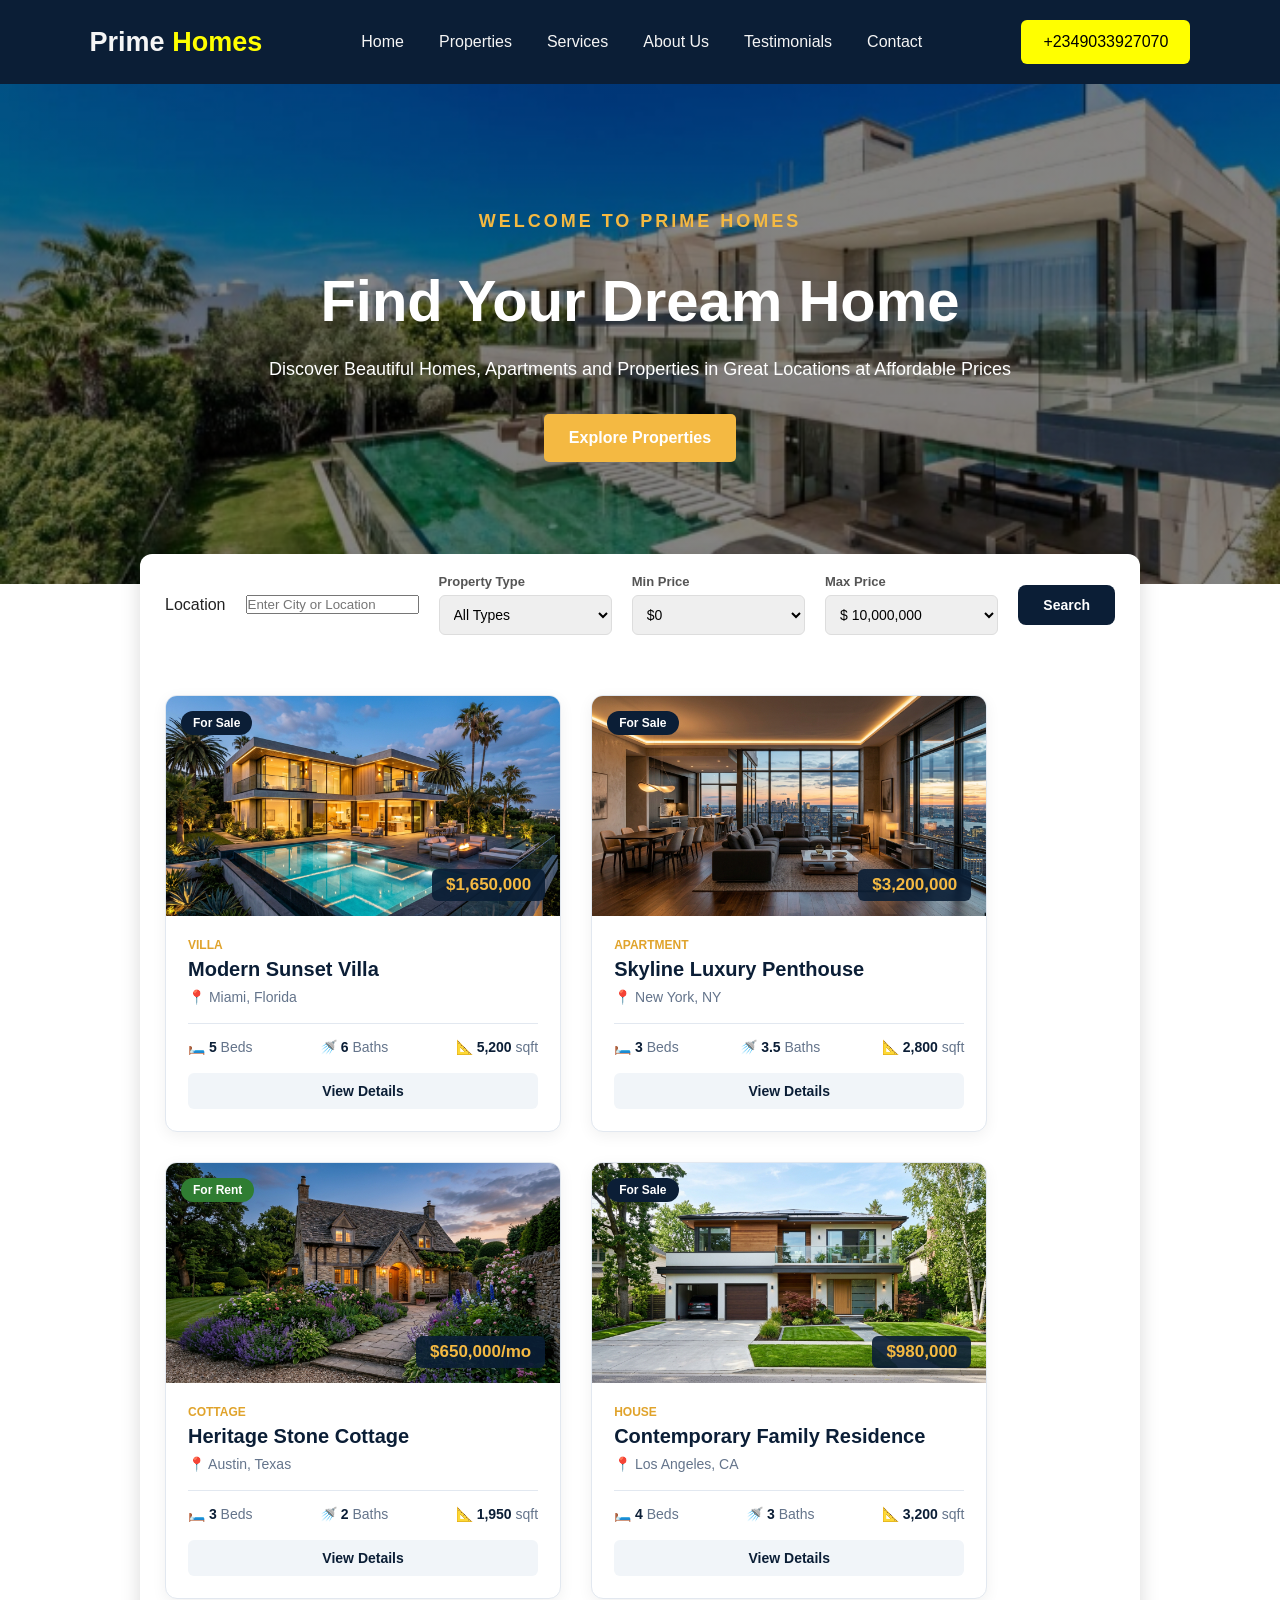
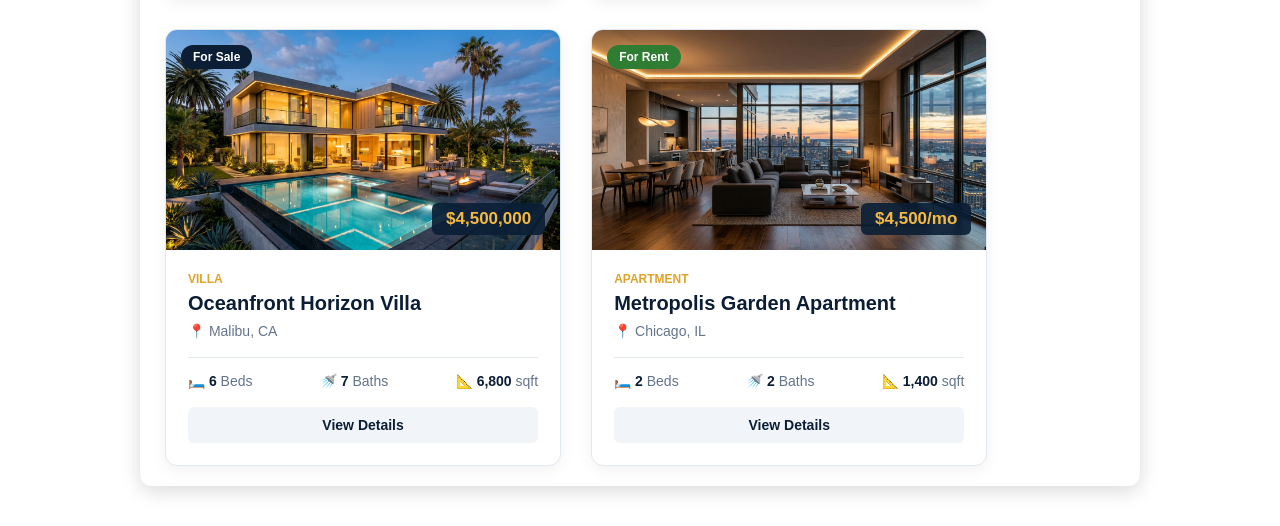
<file: index.html>
<!DOCTYPE html>
<html lang="en">
<head>
    <meta charset="UTF-8">
    <meta name="viewport" content="width=device-width, initial-scale=1.0">
    <title>PRIME HOME</title>
    <link rel="stylesheet" href="main.css">
</head>
<body>
   <header class="header">
    <nav class="navbar">
        <a href="index.html" class="logo">Prime <span>Homes</span></a>
        <ul class="nav-links" id="navlinks">
            <li><a href="index.html">Home</a></li>
            <li><a href="properties.html">Properties</a></li>
            <li><a href="services.html">Services</a></li>
            <li><a href="about.html">About Us</a></li>
            <li><a href="index.html#Testimonials">Testimonials</a></li>
            <li><a href="index.html#Contact">Contact</a></li>

        </ul>
        <a href="#Contact" class="nav-buttons">+2349033927070</a>
        <button class="menu-button" id="menubutton">==</button>

    </nav>

   </header> 
   <main>
    <section class="hero" id="home">
        <div class="hero-content">
            <p class="small-title">WELCOME TO PRIME HOMES</p>
            <h1>Find Your Dream Home</h1>
            <p>Discover Beautiful Homes, Apartments and Properties in Great Locations at 
                Affordable Prices
            </p>
            <a href="properties.html" class="hero-btn">Explore Properties</a>
            </div>
            

    </section>
    <div class="search-box">
        <label>Location</label>
        <input type="text" placeholder="Enter City or Location">

    <div class="search-item">
        <label>Property Type</label>
        <select id="typeinput">
            <option value="All">All Types</option>
            <option value="House">House</option>
            <option value="Apartment">Apartment</option>
            <option value="Villa">Villa</option>
            <option value="Cottage">Cottage</option>

        </select>

    </div>
    <div class="search-item">
        <label>Min Price</label>
        <select id="minPriceInput">
            <option value="0">$0</option>
            <option value="50000">$ 50,000</option>
            <option value="100000">$ 100,000</option>
            <option value="200000">$ 200,000</option>

        </select>

    </div>
    <div class="search-item">
        <label>Max Price</label>
        <select id="maxPriceInput">
            <option value="10000000">$ 10,000,000</option>
            <option value="5000000">$ 500,000</option>
            <option value="1000000">$ 1,000,000</option>
            <option value="2000000">$ 2,000,000</option>
        </select>

    </div>
    <button class="search-btn" onclick="filterproperties()">Search</button>
    <div class="properties-container" id="properties"></div>
    </div>

   </main>
   <script src="script.js"></script>
</body>
</html>
</file>
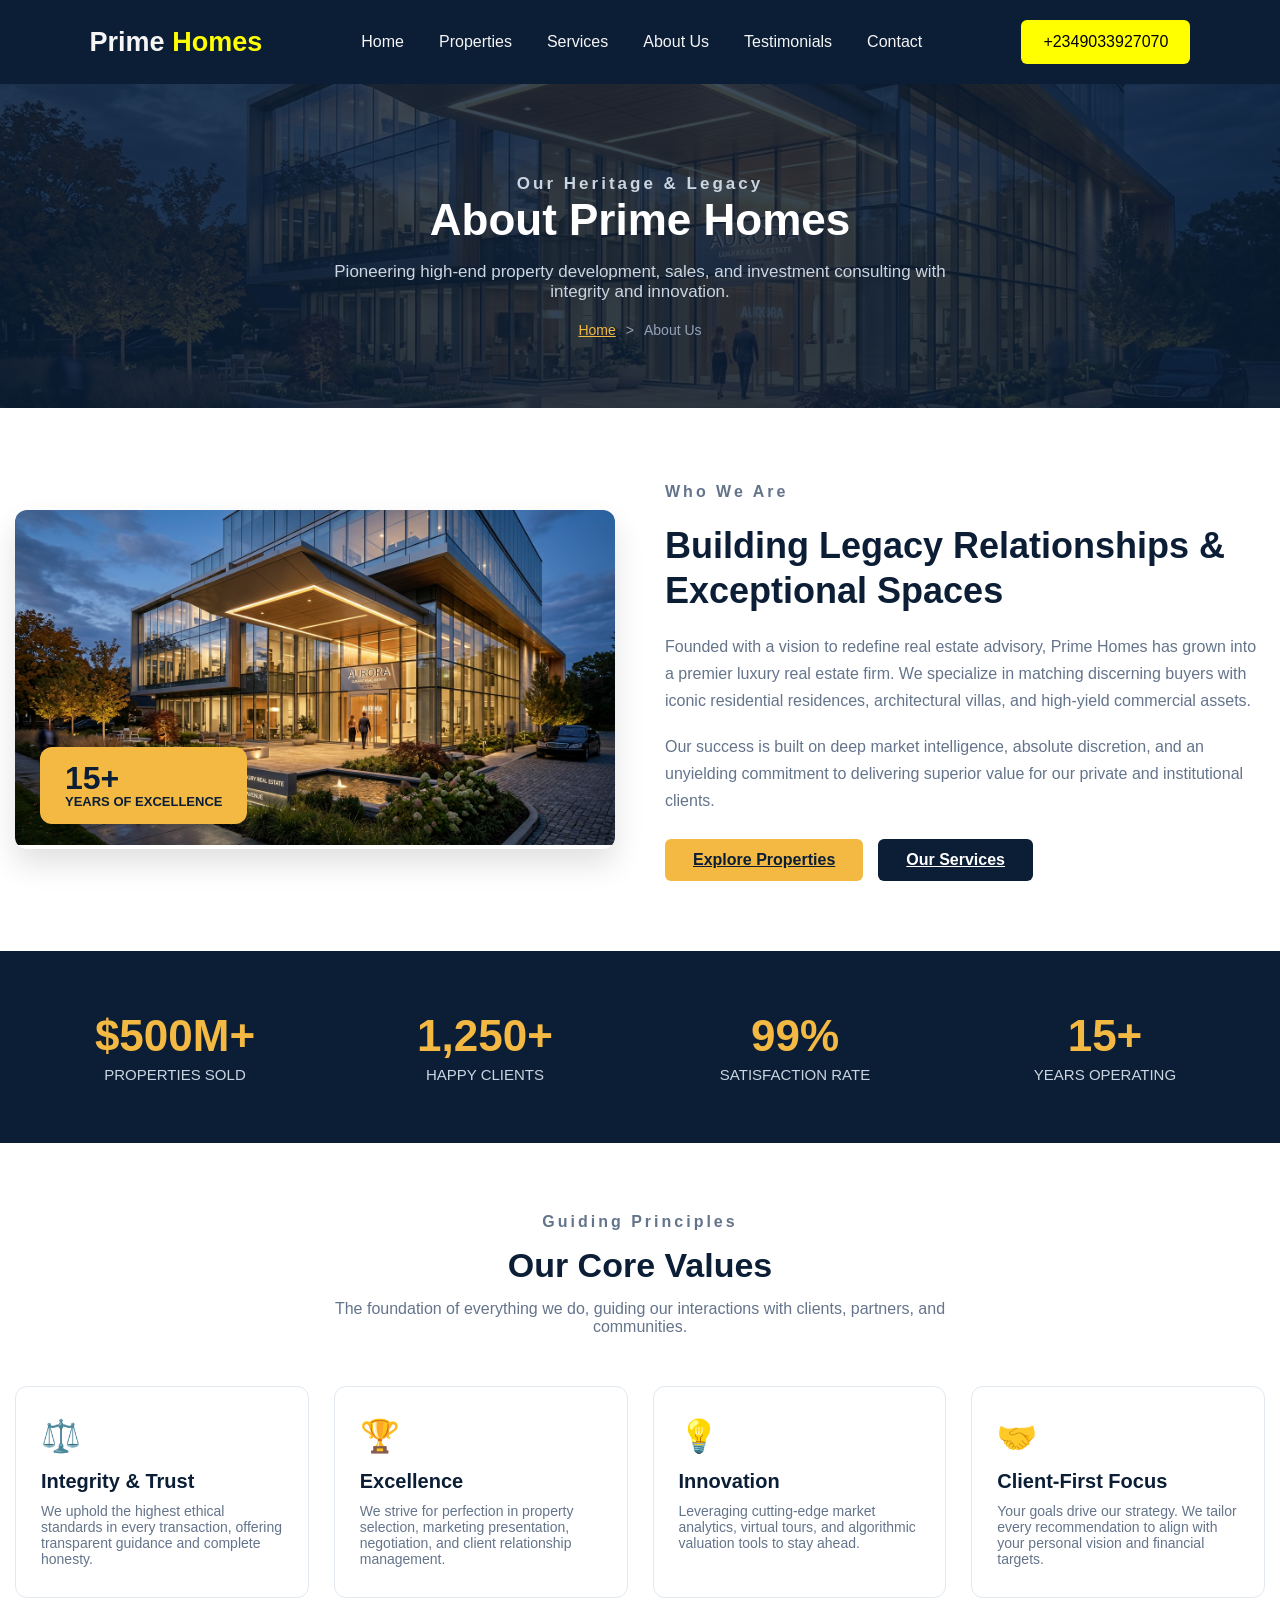
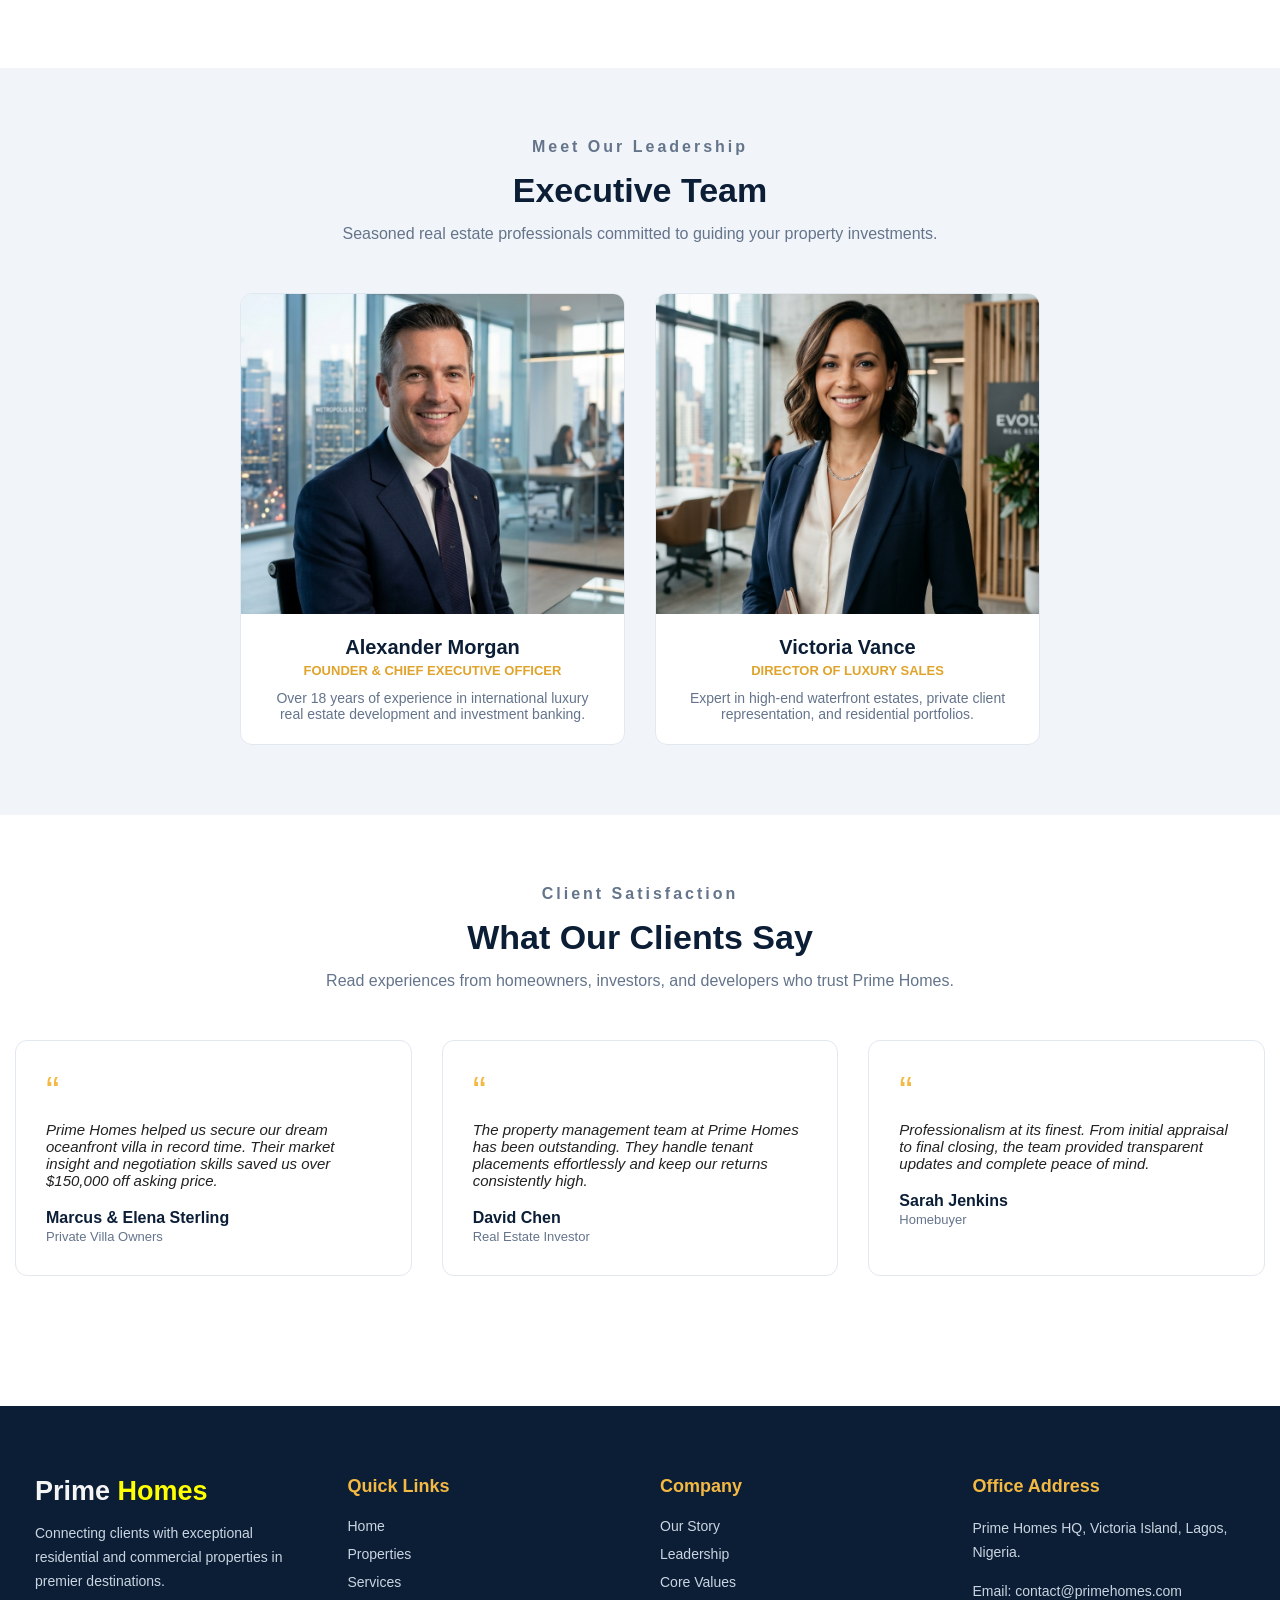
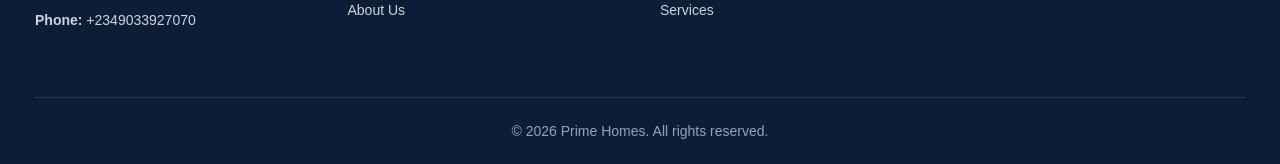
<file: about.html>
<!DOCTYPE html>
<html lang="en">
<head>
    <meta charset="UTF-8">
    <meta name="viewport" content="width=device-width, initial-scale=1.0">
    <title>About Us - Prime Homes</title>
    <meta name="description" content="Learn about Prime Homes, our legacy of excellence in luxury real estate, executive leadership, core values, and client achievements.">
    <link rel="stylesheet" href="main.css">
</head>
<body>

    <!-- Header Navigation -->
    <header class="header">
        <nav class="navbar">
            <a href="index.html" class="logo">Prime <span>Homes</span></a>
            <ul class="nav-links" id="navlinks">
                <li><a href="index.html">Home</a></li>
                <li><a href="properties.html">Properties</a></li>
                <li><a href="services.html">Services</a></li>
                <li><a href="about.html" class="active">About Us</a></li>
                <li><a href="index.html#Testimonials">Testimonials</a></li>
                <li><a href="index.html#Contact">Contact</a></li>
            </ul>
            <a href="tel:+2349033927070" class="nav-buttons">+2349033927070</a>
            <button class="menu-button" id="menubutton" aria-label="Toggle Navigation">==</button>
        </nav>
    </header>

    <!-- Page Hero -->
    <section class="page-hero">
        <div class="page-hero-content">
            <p class="small-title">Our Heritage & Legacy</p>
            <h1>About Prime Homes</h1>
            <p>Pioneering high-end property development, sales, and investment consulting with integrity and innovation.</p>
            <div class="breadcrumb">
                <a href="index.html">Home</a> &gt; <span>About Us</span>
            </div>
        </div>
    </section>

    <!-- Story & Vision Section -->
    <main class="container section">
        <div class="story-grid">
            <div class="story-img-container">
                <img src="images/about_hero.jpg" alt="Prime Homes Corporate Headquarters" loading="lazy">
                <div class="story-experience-badge">
                    <h3>15+</h3>
                    <p>Years of Excellence</p>
                </div>
            </div>

            <div class="story-content">
                <p class="small-title">Who We Are</p>
                <h2>Building Legacy Relationships & Exceptional Spaces</h2>
                <p>Founded with a vision to redefine real estate advisory, Prime Homes has grown into a premier luxury real estate firm. We specialize in matching discerning buyers with iconic residential residences, architectural villas, and high-yield commercial assets.</p>
                <p>Our success is built on deep market intelligence, absolute discretion, and an unyielding commitment to delivering superior value for our private and institutional clients.</p>
                <div style="display: flex; gap: 15px; margin-top: 25px;">
                    <a href="properties.html" class="btn-primary">Explore Properties</a>
                    <a href="services.html" class="btn-navy">Our Services</a>
                </div>
            </div>
        </div>
    </main>

    <!-- Stats Banner -->
    <section class="stats-banner">
        <div class="container">
            <div class="stats-grid">
                <div class="stat-item">
                    <h3>$500M+</h3>
                    <p>Properties Sold</p>
                </div>
                <div class="stat-item">
                    <h3>1,250+</h3>
                    <p>Happy Clients</p>
                </div>
                <div class="stat-item">
                    <h3>99%</h3>
                    <p>Satisfaction Rate</p>
                </div>
                <div class="stat-item">
                    <h3>15+</h3>
                    <p>Years Operating</p>
                </div>
            </div>
        </div>
    </section>

    <!-- Core Values Section -->
    <section class="container section">
        <div class="section-header">
            <p class="small-title">Guiding Principles</p>
            <h2>Our Core Values</h2>
            <p>The foundation of everything we do, guiding our interactions with clients, partners, and communities.</p>
        </div>

        <div class="values-grid">
            <div class="value-card">
                <div class="value-icon">⚖️</div>
                <h3>Integrity & Trust</h3>
                <p>We uphold the highest ethical standards in every transaction, offering transparent guidance and complete honesty.</p>
            </div>

            <div class="value-card">
                <div class="value-icon">🏆</div>
                <h3>Excellence</h3>
                <p>We strive for perfection in property selection, marketing presentation, negotiation, and client relationship management.</p>
            </div>

            <div class="value-card">
                <div class="value-icon">💡</div>
                <h3>Innovation</h3>
                <p>Leveraging cutting-edge market analytics, virtual tours, and algorithmic valuation tools to stay ahead.</p>
            </div>

            <div class="value-card">
                <div class="value-icon">🤝</div>
                <h3>Client-First Focus</h3>
                <p>Your goals drive our strategy. We tailor every recommendation to align with your personal vision and financial targets.</p>
            </div>
        </div>
    </section>

    <!-- Leadership Team Section -->
    <section class="section" style="background-color: #f1f5f9;">
        <div class="container">
            <div class="section-header">
                <p class="small-title">Meet Our Leadership</p>
                <h2>Executive Team</h2>
                <p>Seasoned real estate professionals committed to guiding your property investments.</p>
            </div>

            <div class="team-grid" style="max-width: 800px; margin: 0 auto;">
                <div class="team-card">
                    <div class="team-img">
                        <img src="images/team_ceo.jpg" alt="Alexander Morgan - Founder & CEO" loading="lazy">
                    </div>
                    <div class="team-info">
                        <h3>Alexander Morgan</h3>
                        <p class="role">Founder & Chief Executive Officer</p>
                        <p class="bio">Over 18 years of experience in international luxury real estate development and investment banking.</p>
                    </div>
                </div>

                <div class="team-card">
                    <div class="team-img">
                        <img src="images/team_director.jpg" alt="Victoria Vance - Director of Sales" loading="lazy">
                    </div>
                    <div class="team-info">
                        <h3>Victoria Vance</h3>
                        <p class="role">Director of Luxury Sales</p>
                        <p class="bio">Expert in high-end waterfront estates, private client representation, and residential portfolios.</p>
                    </div>
                </div>
            </div>
        </div>
    </section>

    <!-- Testimonials Section -->
    <section class="container section">
        <div class="section-header">
            <p class="small-title">Client Satisfaction</p>
            <h2>What Our Clients Say</h2>
            <p>Read experiences from homeowners, investors, and developers who trust Prime Homes.</p>
        </div>

        <div class="testimonial-grid">
            <div class="testimonial-card">
                <div class="quote-mark">“</div>
                <p>Prime Homes helped us secure our dream oceanfront villa in record time. Their market insight and negotiation skills saved us over $150,000 off asking price.</p>
                <div class="author-info">
                    <h4>Marcus & Elena Sterling</h4>
                    <span>Private Villa Owners</span>
                </div>
            </div>

            <div class="testimonial-card">
                <div class="quote-mark">“</div>
                <p>The property management team at Prime Homes has been outstanding. They handle tenant placements effortlessly and keep our returns consistently high.</p>
                <div class="author-info">
                    <h4>David Chen</h4>
                    <span>Real Estate Investor</span>
                </div>
            </div>

            <div class="testimonial-card">
                <div class="quote-mark">“</div>
                <p>Professionalism at its finest. From initial appraisal to final closing, the team provided transparent updates and complete peace of mind.</p>
                <div class="author-info">
                    <h4>Sarah Jenkins</h4>
                    <span>Homebuyer</span>
                </div>
            </div>
        </div>
    </section>

    <!-- Footer -->
    <footer class="footer">
        <div class="container">
            <div class="footer-grid">
                <div class="footer-col">
                    <a href="index.html" class="logo" style="display:inline-block; margin-bottom:15px;">Prime <span>Homes</span></a>
                    <p>Connecting clients with exceptional residential and commercial properties in premier destinations.</p>
                    <p><strong>Phone:</strong> +2349033927070</p>
                </div>
                <div class="footer-col">
                    <h4>Quick Links</h4>
                    <ul class="footer-links">
                        <li><a href="index.html">Home</a></li>
                        <li><a href="properties.html">Properties</a></li>
                        <li><a href="services.html">Services</a></li>
                        <li><a href="about.html">About Us</a></li>
                    </ul>
                </div>
                <div class="footer-col">
                    <h4>Company</h4>
                    <ul class="footer-links">
                        <li><a href="about.html">Our Story</a></li>
                        <li><a href="about.html">Leadership</a></li>
                        <li><a href="about.html">Core Values</a></li>
                        <li><a href="services.html">Services</a></li>
                    </ul>
                </div>
                <div class="footer-col">
                    <h4>Office Address</h4>
                    <p>Prime Homes HQ, Victoria Island, Lagos, Nigeria.</p>
                    <p>Email: contact@primehomes.com</p>
                </div>
            </div>
            <div class="footer-bottom">
                <p>&copy; 2026 Prime Homes. All rights reserved.</p>
            </div>
        </div>
    </footer>

    <script src="script.js"></script>
</body>
</html>
</file>
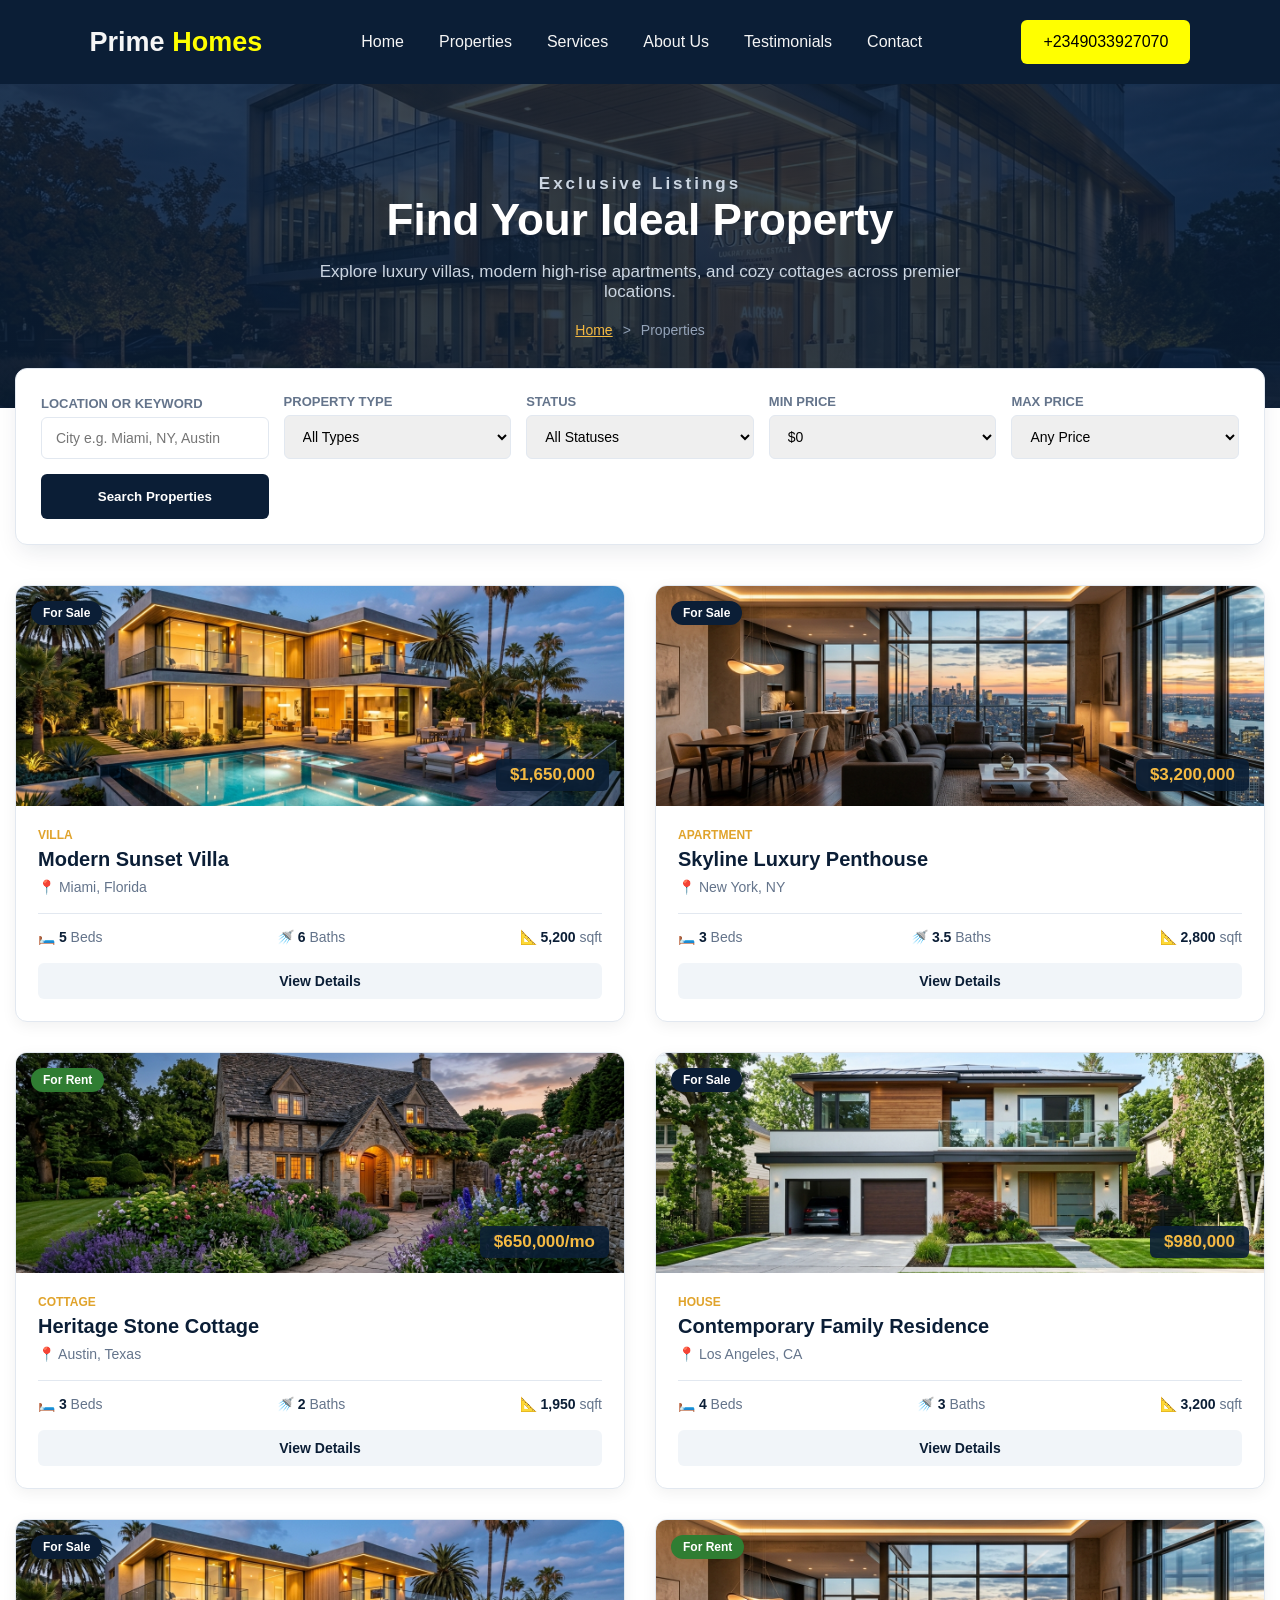
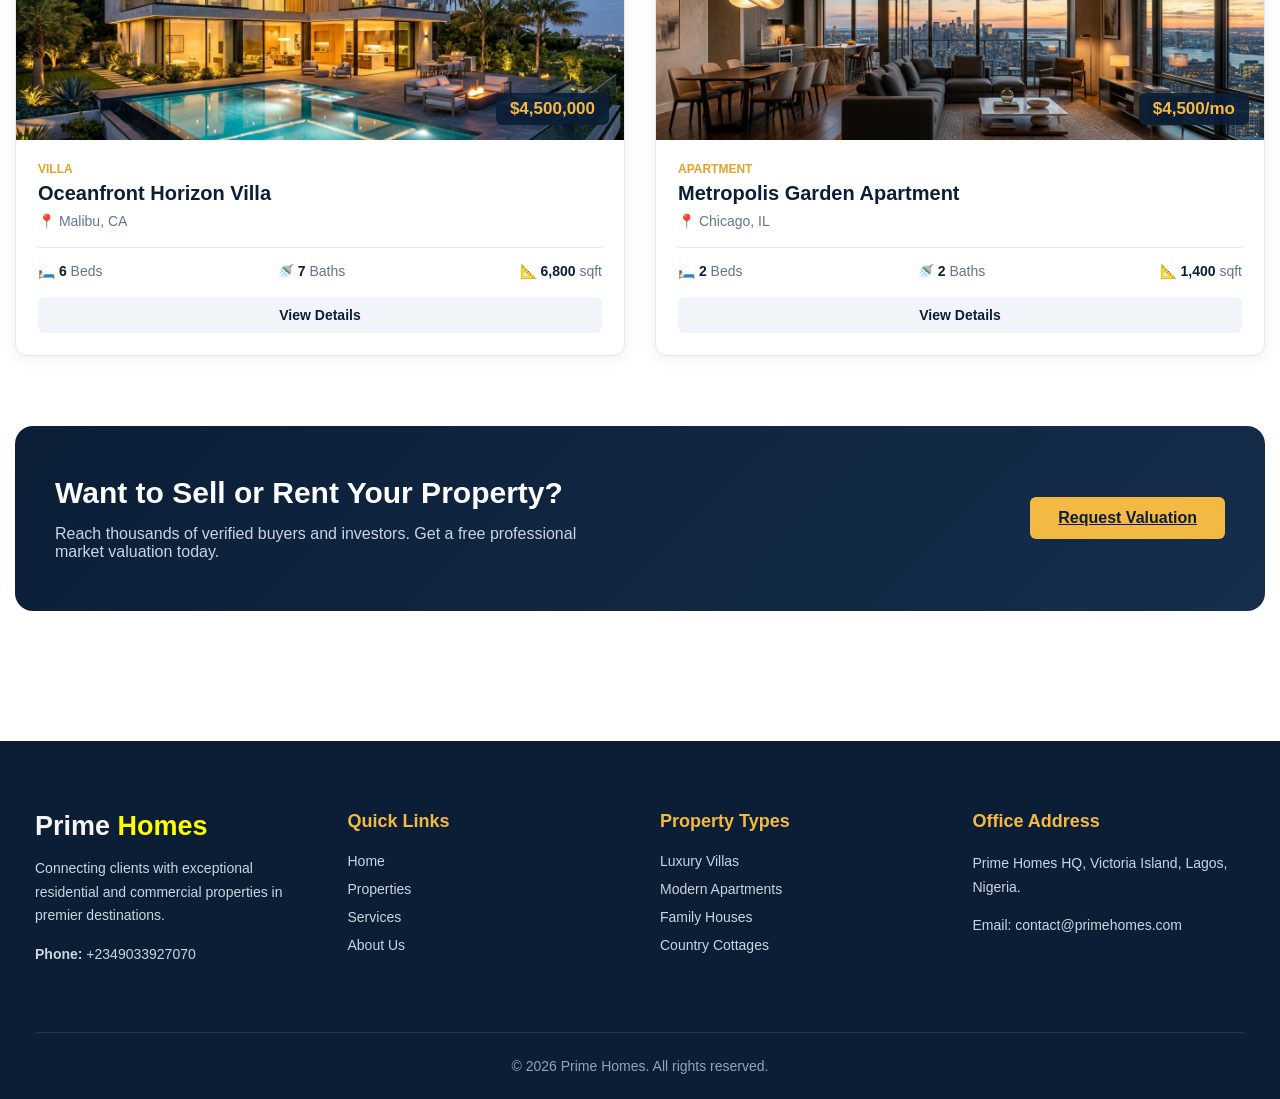
<file: properties.html>
<!DOCTYPE html>
<html lang="en">
<head>
    <meta charset="UTF-8">
    <meta name="viewport" content="width=device-width, initial-scale=1.0">
    <title>Properties - Prime Homes</title>
    <meta name="description" content="Explore luxury properties, modern apartments, villas, cottages and family homes available for sale and rent at Prime Homes.">
    <link rel="stylesheet" href="main.css">
</head>
<body>

    <!-- Header Navigation -->
    <header class="header">
        <nav class="navbar">
            <a href="index.html" class="logo">Prime <span>Homes</span></a>
            <ul class="nav-links" id="navlinks">
                <li><a href="index.html">Home</a></li>
                <li><a href="properties.html" class="active">Properties</a></li>
                <li><a href="services.html">Services</a></li>
                <li><a href="about.html">About Us</a></li>
                <li><a href="index.html#Testimonials">Testimonials</a></li>
                <li><a href="index.html#Contact">Contact</a></li>
            </ul>
            <a href="tel:+2349033927070" class="nav-buttons">+2349033927070</a>
            <button class="menu-button" id="menubutton" aria-label="Toggle Navigation">==</button>
        </nav>
    </header>

    <!-- Page Hero -->
    <section class="page-hero">
        <div class="page-hero-content">
            <p class="small-title">Exclusive Listings</p>
            <h1>Find Your Ideal Property</h1>
            <p>Explore luxury villas, modern high-rise apartments, and cozy cottages across premier locations.</p>
            <div class="breadcrumb">
                <a href="index.html">Home</a> &gt; <span>Properties</span>
            </div>
        </div>
    </section>

    <!-- Filter & Properties Section -->
    <main class="container section" style="padding-top: 0;">
        
        <!-- Filter Bar -->
        <div class="filter-wrapper">
            <div class="filter-grid">
                <div class="filter-item">
                    <label for="locationInput">Location or Keyword</label>
                    <input type="text" id="locationInput" placeholder="City e.g. Miami, NY, Austin" onkeyup="filterProperties()">
                </div>

                <div class="filter-item">
                    <label for="typeInput">Property Type</label>
                    <select id="typeInput" onchange="filterProperties()">
                        <option value="All">All Types</option>
                        <option value="House">House</option>
                        <option value="Apartment">Apartment</option>
                        <option value="Villa">Villa</option>
                        <option value="Cottage">Cottage</option>
                    </select>
                </div>

                <div class="filter-item">
                    <label for="statusInput">Status</label>
                    <select id="statusInput" onchange="filterProperties()">
                        <option value="All">All Statuses</option>
                        <option value="For Sale">For Sale</option>
                        <option value="For Rent">For Rent</option>
                    </select>
                </div>

                <div class="filter-item">
                    <label for="minPriceInput">Min Price</label>
                    <select id="minPriceInput" onchange="filterProperties()">
                        <option value="0">$0</option>
                        <option value="500000">$500,000</option>
                        <option value="1000000">$1,000,000</option>
                        <option value="2000000">$2,000,000</option>
                    </select>
                </div>

                <div class="filter-item">
                    <label for="maxPriceInput">Max Price</label>
                    <select id="maxPriceInput" onchange="filterProperties()">
                        <option value="100000000">Any Price</option>
                        <option value="1000000">$1,000,000</option>
                        <option value="3000000">$3,000,000</option>
                        <option value="5000000">$5,000,000</option>
                    </select>
                </div>

                <div class="filter-item">
                    <button class="filter-btn" onclick="filterProperties()">Search Properties</button>
                </div>
            </div>
        </div>

        <!-- Property Grid Container -->
        <div class="properties-container" id="properties">
            <!-- Rendered dynamically by script.js -->
        </div>

        <!-- Sell/Rent CTA Banner -->
        <div class="consultation-cta" style="margin-top: 70px;">
            <div class="cta-text">
                <h3>Want to Sell or Rent Your Property?</h3>
                <p>Reach thousands of verified buyers and investors. Get a free professional market valuation today.</p>
            </div>
            <div style="text-align: right;">
                <a href="services.html" class="btn-primary">Request Valuation</a>
            </div>
        </div>
    </main>

    <!-- Property Details Modal Overlay -->
    <div class="modal-overlay" id="propertyModal">
        <div class="modal-content">
            <button class="modal-close" onclick="closeModal('propertyModal')">&times;</button>
            <div id="modalBody"></div>
        </div>
    </div>

    <!-- Footer -->
    <footer class="footer">
        <div class="container">
            <div class="footer-grid">
                <div class="footer-col">
                    <a href="index.html" class="logo" style="display:inline-block; margin-bottom:15px;">Prime <span>Homes</span></a>
                    <p>Connecting clients with exceptional residential and commercial properties in premier destinations.</p>
                    <p><strong>Phone:</strong> +2349033927070</p>
                </div>
                <div class="footer-col">
                    <h4>Quick Links</h4>
                    <ul class="footer-links">
                        <li><a href="index.html">Home</a></li>
                        <li><a href="properties.html">Properties</a></li>
                        <li><a href="services.html">Services</a></li>
                        <li><a href="about.html">About Us</a></li>
                    </ul>
                </div>
                <div class="footer-col">
                    <h4>Property Types</h4>
                    <ul class="footer-links">
                        <li><a href="properties.html">Luxury Villas</a></li>
                        <li><a href="properties.html">Modern Apartments</a></li>
                        <li><a href="properties.html">Family Houses</a></li>
                        <li><a href="properties.html">Country Cottages</a></li>
                    </ul>
                </div>
                <div class="footer-col">
                    <h4>Office Address</h4>
                    <p>Prime Homes HQ, Victoria Island, Lagos, Nigeria.</p>
                    <p>Email: contact@primehomes.com</p>
                </div>
            </div>
            <div class="footer-bottom">
                <p>&copy; 2026 Prime Homes. All rights reserved.</p>
            </div>
        </div>
    </footer>

    <script src="script.js"></script>
</body>
</html>
</file>
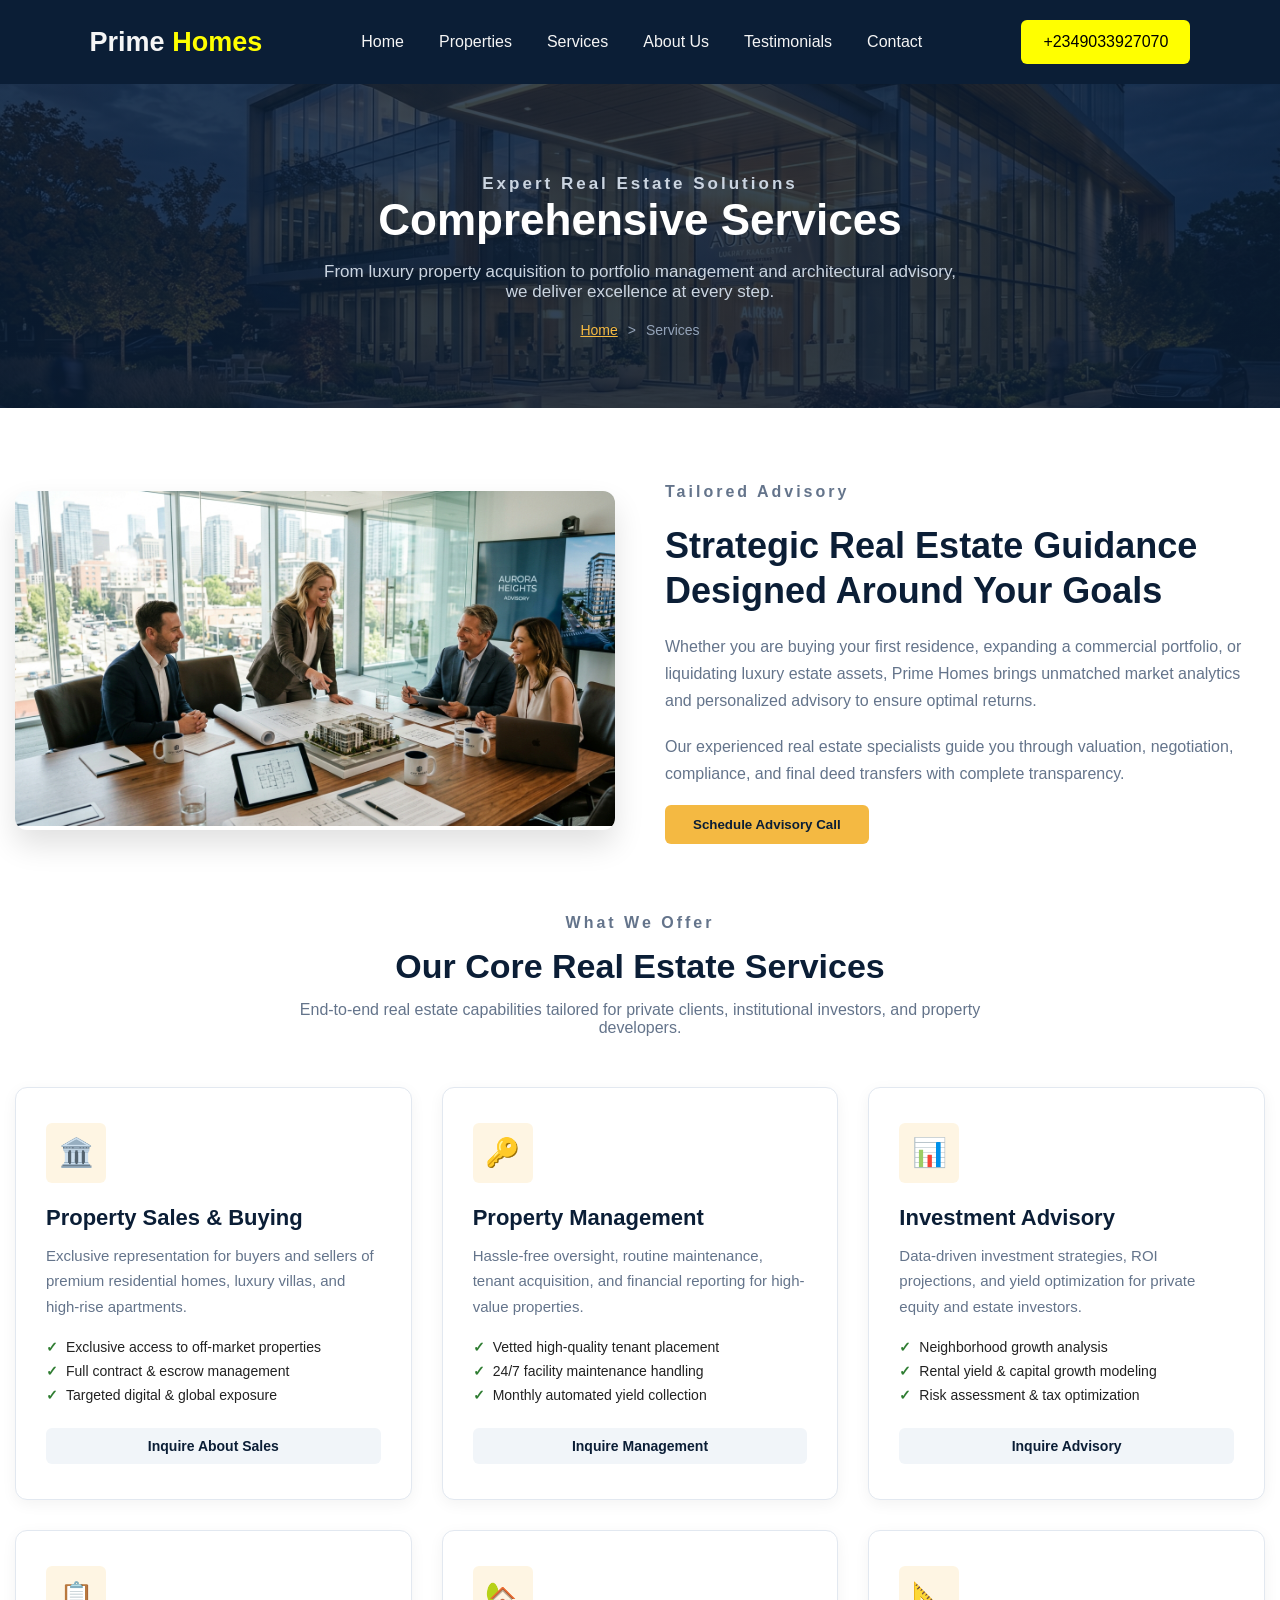
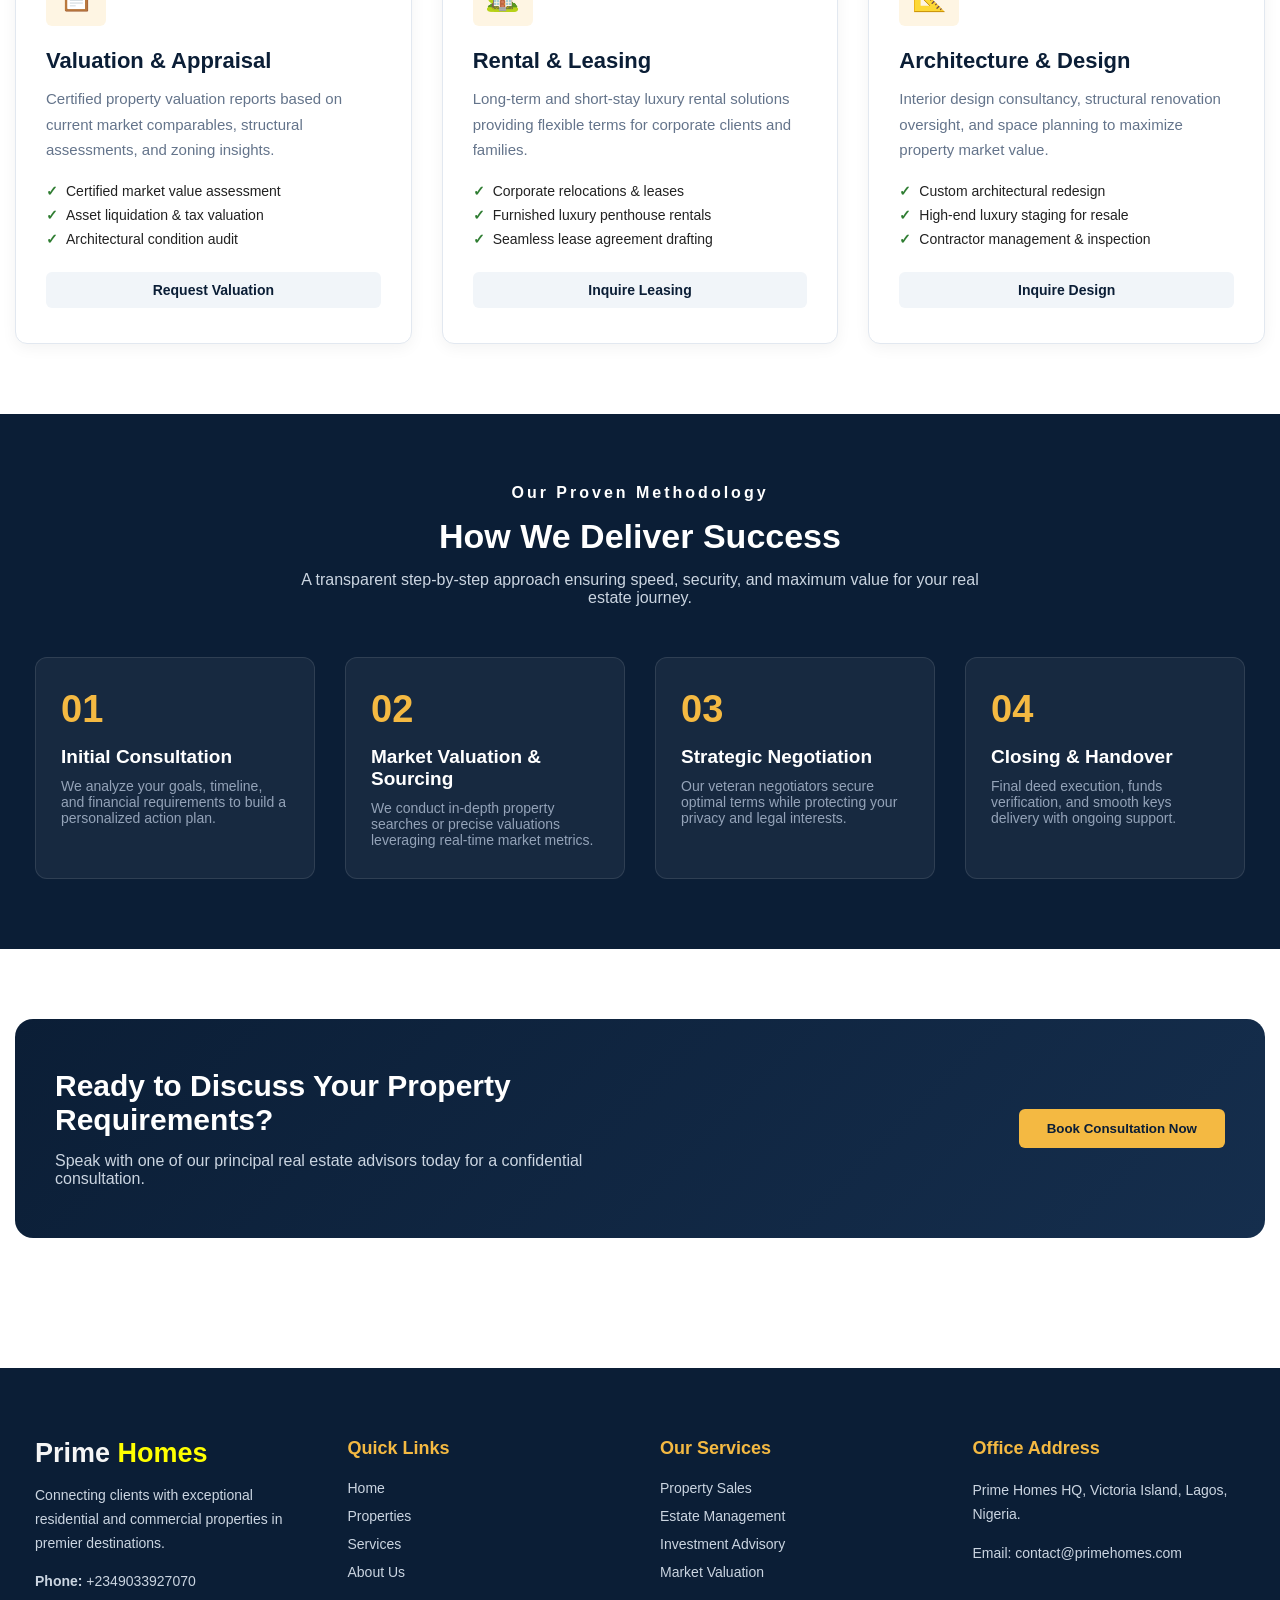
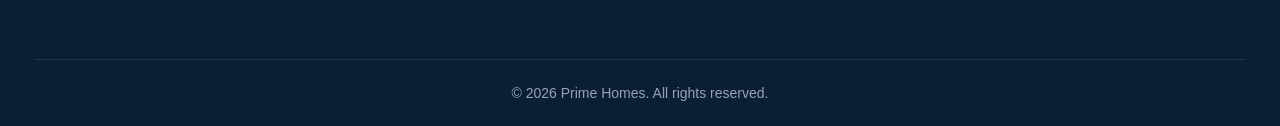
<file: services.html>
<!DOCTYPE html>
<html lang="en">
<head>
    <meta charset="UTF-8">
    <meta name="viewport" content="width=device-width, initial-scale=1.0">
    <title>Services - Prime Homes</title>
    <meta name="description" content="Explore Prime Homes real estate services including sales, property management, investment advisory, property valuation, and leasing.">
    <link rel="stylesheet" href="main.css">
</head>
<body>

    <!-- Header Navigation -->
    <header class="header">
        <nav class="navbar">
            <a href="index.html" class="logo">Prime <span>Homes</span></a>
            <ul class="nav-links" id="navlinks">
                <li><a href="index.html">Home</a></li>
                <li><a href="properties.html">Properties</a></li>
                <li><a href="services.html" class="active">Services</a></li>
                <li><a href="about.html">About Us</a></li>
                <li><a href="index.html#Testimonials">Testimonials</a></li>
                <li><a href="index.html#Contact">Contact</a></li>
            </ul>
            <a href="tel:+2349033927070" class="nav-buttons">+2349033927070</a>
            <button class="menu-button" id="menubutton" aria-label="Toggle Navigation">==</button>
        </nav>
    </header>

    <!-- Page Hero -->
    <section class="page-hero">
        <div class="page-hero-content">
            <p class="small-title">Expert Real Estate Solutions</p>
            <h1>Comprehensive Services</h1>
            <p>From luxury property acquisition to portfolio management and architectural advisory, we deliver excellence at every step.</p>
            <div class="breadcrumb">
                <a href="index.html">Home</a> &gt; <span>Services</span>
            </div>
        </div>
    </section>

    <!-- Main Content -->
    <main class="container section">

        <!-- Showcase Banner with Photorealistic Image -->
        <div class="story-grid" style="margin-bottom: 70px;">
            <div class="story-img-container">
                <img src="images/service_consult.jpg" alt="Prime Homes Advisory & Consultation Team" loading="lazy">
            </div>
            <div class="story-content">
                <p class="small-title">Tailored Advisory</p>
                <h2>Strategic Real Estate Guidance Designed Around Your Goals</h2>
                <p>Whether you are buying your first residence, expanding a commercial portfolio, or liquidating luxury estate assets, Prime Homes brings unmatched market analytics and personalized advisory to ensure optimal returns.</p>
                <p>Our experienced real estate specialists guide you through valuation, negotiation, compliance, and final deed transfers with complete transparency.</p>
                <button class="btn-primary" onclick="openModal('serviceModal')">Schedule Advisory Call</button>
            </div>
        </div>

        <!-- Section Header -->
        <div class="section-header">
            <p class="small-title">What We Offer</p>
            <h2>Our Core Real Estate Services</h2>
            <p>End-to-end real estate capabilities tailored for private clients, institutional investors, and property developers.</p>
        </div>

        <!-- Services Grid -->
        <div class="services-grid">

            <!-- Service 1 -->
            <div class="service-card">
                <div class="service-icon">🏛️</div>
                <h3>Property Sales & Buying</h3>
                <p>Exclusive representation for buyers and sellers of premium residential homes, luxury villas, and high-rise apartments.</p>
                <ul class="service-list">
                    <li>Exclusive access to off-market properties</li>
                    <li>Full contract & escrow management</li>
                    <li>Targeted digital & global exposure</li>
                </ul>
                <button class="btn-details" onclick="openModal('serviceModal')">Inquire About Sales</button>
            </div>

            <!-- Service 2 -->
            <div class="service-card">
                <div class="service-icon">🔑</div>
                <h3>Property Management</h3>
                <p>Hassle-free oversight, routine maintenance, tenant acquisition, and financial reporting for high-value properties.</p>
                <ul class="service-list">
                    <li>Vetted high-quality tenant placement</li>
                    <li>24/7 facility maintenance handling</li>
                    <li>Monthly automated yield collection</li>
                </ul>
                <button class="btn-details" onclick="openModal('serviceModal')">Inquire Management</button>
            </div>

            <!-- Service 3 -->
            <div class="service-card">
                <div class="service-icon">📊</div>
                <h3>Investment Advisory</h3>
                <p>Data-driven investment strategies, ROI projections, and yield optimization for private equity and estate investors.</p>
                <ul class="service-list">
                    <li>Neighborhood growth analysis</li>
                    <li>Rental yield & capital growth modeling</li>
                    <li>Risk assessment & tax optimization</li>
                </ul>
                <button class="btn-details" onclick="openModal('serviceModal')">Inquire Advisory</button>
            </div>

            <!-- Service 4 -->
            <div class="service-card">
                <div class="service-icon">📋</div>
                <h3>Valuation & Appraisal</h3>
                <p>Certified property valuation reports based on current market comparables, structural assessments, and zoning insights.</p>
                <ul class="service-list">
                    <li>Certified market value assessment</li>
                    <li>Asset liquidation & tax valuation</li>
                    <li>Architectural condition audit</li>
                </ul>
                <button class="btn-details" onclick="openModal('serviceModal')">Request Valuation</button>
            </div>

            <!-- Service 5 -->
            <div class="service-card">
                <div class="service-icon">🏡</div>
                <h3>Rental & Leasing</h3>
                <p>Long-term and short-stay luxury rental solutions providing flexible terms for corporate clients and families.</p>
                <ul class="service-list">
                    <li>Corporate relocations & leases</li>
                    <li>Furnished luxury penthouse rentals</li>
                    <li>Seamless lease agreement drafting</li>
                </ul>
                <button class="btn-details" onclick="openModal('serviceModal')">Inquire Leasing</button>
            </div>

            <!-- Service 6 -->
            <div class="service-card">
                <div class="service-icon">📐</div>
                <h3>Architecture & Design</h3>
                <p>Interior design consultancy, structural renovation oversight, and space planning to maximize property market value.</p>
                <ul class="service-list">
                    <li>Custom architectural redesign</li>
                    <li>High-end luxury staging for resale</li>
                    <li>Contractor management & inspection</li>
                </ul>
                <button class="btn-details" onclick="openModal('serviceModal')">Inquire Design</button>
            </div>

        </div>
    </main>

    <!-- How We Work Process Section -->
    <section class="section process-section">
        <div class="container">
            <div class="section-header">
                <p class="small-title" style="color: var(--accent-gold);">Our Proven Methodology</p>
                <h2>How We Deliver Success</h2>
                <p>A transparent step-by-step approach ensuring speed, security, and maximum value for your real estate journey.</p>
            </div>

            <div class="process-grid">
                <div class="process-step">
                    <div class="step-num">01</div>
                    <h4>Initial Consultation</h4>
                    <p>We analyze your goals, timeline, and financial requirements to build a personalized action plan.</p>
                </div>

                <div class="process-step">
                    <div class="step-num">02</div>
                    <h4>Market Valuation & Sourcing</h4>
                    <p>We conduct in-depth property searches or precise valuations leveraging real-time market metrics.</p>
                </div>

                <div class="process-step">
                    <div class="step-num">03</div>
                    <h4>Strategic Negotiation</h4>
                    <p>Our veteran negotiators secure optimal terms while protecting your privacy and legal interests.</p>
                </div>

                <div class="process-step">
                    <div class="step-num">04</div>
                    <h4>Closing & Handover</h4>
                    <p>Final deed execution, funds verification, and smooth keys delivery with ongoing support.</p>
                </div>
            </div>
        </div>
    </section>

    <!-- Consultation CTA -->
    <div class="container section">
        <div class="consultation-cta">
            <div class="cta-text">
                <h3>Ready to Discuss Your Property Requirements?</h3>
                <p>Speak with one of our principal real estate advisors today for a confidential consultation.</p>
            </div>
            <div style="text-align: right;">
                <button class="btn-primary" onclick="openModal('serviceModal')">Book Consultation Now</button>
            </div>
        </div>
    </div>

    <!-- Service Inquiry Modal Overlay -->
    <div class="modal-overlay" id="serviceModal">
        <div class="modal-content">
            <button class="modal-close" onclick="closeModal('serviceModal')">&times;</button>
            <h3 class="modal-title">Book a Service Consultation</h3>
            <p style="color: var(--text-muted); margin-bottom: 20px;">Fill out the form below and an advisor will contact you within 2 hours.</p>
            
            <form onsubmit="handleInquirySubmit(event)">
                <div class="form-group">
                    <label>Full Name</label>
                    <input type="text" placeholder="Enter your full name" required>
                </div>
                <div class="form-group">
                    <label>Email Address</label>
                    <input type="email" placeholder="name@example.com" required>
                </div>
                <div class="form-group">
                    <label>Phone Number</label>
                    <input type="tel" placeholder="+234..." required>
                </div>
                <div class="form-group">
                    <label>Service Needed</label>
                    <select required>
                        <option value="Sales">Property Sales & Buying</option>
                        <option value="Management">Property Management</option>
                        <option value="Advisory">Investment Advisory</option>
                        <option value="Valuation">Valuation & Appraisal</option>
                        <option value="Leasing">Rental & Leasing</option>
                        <option value="Design">Architecture & Design</option>
                    </select>
                </div>
                <div class="form-group">
                    <label>Brief Message / Property Details</label>
                    <textarea rows="4" placeholder="Tell us about your requirements..."></textarea>
                </div>
                <button type="submit" class="btn-navy" style="width: 100%;">Submit Consultation Request</button>
            </form>
        </div>
    </div>

    <!-- Footer -->
    <footer class="footer">
        <div class="container">
            <div class="footer-grid">
                <div class="footer-col">
                    <a href="index.html" class="logo" style="display:inline-block; margin-bottom:15px;">Prime <span>Homes</span></a>
                    <p>Connecting clients with exceptional residential and commercial properties in premier destinations.</p>
                    <p><strong>Phone:</strong> +2349033927070</p>
                </div>
                <div class="footer-col">
                    <h4>Quick Links</h4>
                    <ul class="footer-links">
                        <li><a href="index.html">Home</a></li>
                        <li><a href="properties.html">Properties</a></li>
                        <li><a href="services.html">Services</a></li>
                        <li><a href="about.html">About Us</a></li>
                    </ul>
                </div>
                <div class="footer-col">
                    <h4>Our Services</h4>
                    <ul class="footer-links">
                        <li><a href="services.html">Property Sales</a></li>
                        <li><a href="services.html">Estate Management</a></li>
                        <li><a href="services.html">Investment Advisory</a></li>
                        <li><a href="services.html">Market Valuation</a></li>
                    </ul>
                </div>
                <div class="footer-col">
                    <h4>Office Address</h4>
                    <p>Prime Homes HQ, Victoria Island, Lagos, Nigeria.</p>
                    <p>Email: contact@primehomes.com</p>
                </div>
            </div>
            <div class="footer-bottom">
                <p>&copy; 2026 Prime Homes. All rights reserved.</p>
            </div>
        </div>
    </footer>

    <script src="script.js"></script>
    <script>
        function openModal(id) {
            const modal = document.getElementById(id);
            if (modal) modal.classList.add('active');
        }
    </script>
</body>
</html>
</file>
<file: main.css>
/* Original Base & Home Page Styles */
*{
    margin: 0;
    padding: 0;
    box-sizing: border-box;
}
html{
    scroll-behavior: smooth;
}
body{
    font-family: Arial, sans-serif;
    color: #222;

}
.header{
    width: 100%;
    background-color: white;
    position: relative;
    z-index: 1000;
}
.navbar{
    width: 100%;
    max-width: 1400px;
    margin: auto;
    display: flex;
    align-items: center;
    justify-content: space-between;
    padding: 20px 7%;
    background-color: #0b1e36;
}
.logo{
    text-decoration: none;
    color: #f5f5f5;
    font-size: 27px;
    font-weight: bold;

}
.logo span{
    color: yellow;
}
.nav-links{
    display: flex;
    align-items: center;
    gap: 35px;
    list-style-type: none;
}
.nav-links a{
    text-decoration: none;
    color: #f5f5f5;
    font-size: 16px;
    transition: 0.3s;
}
.nav-links a:hover{
    color: #2f7d32;
}
.nav-buttons{
    text-decoration: none;
    color: black;
    background-color: yellow;
    padding: 13px 22px;
    border-radius: 6px;
    transition: 0.3s;
}
.nav-buttons:hover{
    background-color: #245f27;
    color: white;
}
.menu-button{
    display: none;
    border: none;
    background-color: transparent;
    color: white;
    font-size: 25px;
    cursor: pointer;
}
.hero{
    min-height: 500px;
    background-image: linear-gradient(rgba(0,0,0,0.48), rgba(0,0,0,0.48)),
    url('IMG_20260905_123316.jpg');
    background-size: cover;
    background-position: center;
    background-repeat: no-repeat;
    display: flex;
    align-items: center;
    justify-content: center;
    color: white;
    padding: 60px 30px;
    text-align: center;
}
.hero-content{
    max-width: 750px;
}
.small-title{
    color: #f4b942;
    font-weight: bold;
    letter-spacing: 3px;
    margin-bottom: 15px;
}
.hero h1{
    font-size: 58px;
    margin-bottom: 20px;
}
.hero p{
    font-size: 18px;
    line-height: 1.7;
    margin-bottom: 30px;
}
.hero-btn{
    display: inline-block;
    background-color: #f4b942;
    color: white;
    text-decoration: none;
    padding: 15px 25px;
    border-radius: 5px;
    font-weight: bold;
}
.search-box{
    background: white;
    display: flex;
    align-items: center;
    gap: 20px;
    padding: 20px 25px;
    border-radius: 12px;
    box-shadow: 0 5px 20px rgba(0,0,0,0.15);
    max-width: 1000px;
    margin: -30px auto 40px;
    position: relative;
    z-index: 10;
    flex-wrap: wrap;
}
.search-item{
    display: flex;
    flex-direction: column;
    flex: 1;
    min-width: 160px;
}
.search-item label{
    font-size: 13px;
    color: #555;
    margin-bottom: 6px;
    font-weight: 600;
}
.search-item input, .search-item select{
    border: 1px solid #ddd;
    border-radius: 6px;
    padding: 10px;
    font-size: 14px;
    outline: none;
}
.search-item input:focus, .search-item select:focus{
    border-color: #fdb913;
}
.search-btn{
    background: #0b1e36;
    color: white;
    border: none;
    padding: 12px 25px;
    border-radius: 8px;
    cursor: pointer;
    font-weight: bold;
    font-size: 14px;
    display: flex;
    align-items: center;
    gap: 6px;
}
.search-btn:hover{
    background: #1a365d;
}

/* Page Hero Banner for Subpages */
.page-hero {
    position: relative;
    background: linear-gradient(rgba(11, 30, 54, 0.8), rgba(11, 30, 54, 0.85)),
                url('images/about_hero.jpg') center/cover no-repeat;
    color: white;
    padding: 90px 20px 70px;
    text-align: center;
}

.page-hero-content {
    max-width: 800px;
    margin: 0 auto;
}

.page-hero h1 {
    font-size: 44px;
    font-weight: 800;
    margin-bottom: 15px;
    line-height: 1.2;
}

.page-hero p {
    font-size: 17px;
    color: #cbd5e1;
    max-width: 650px;
    margin: 0 auto;
}

.breadcrumb {
    display: flex;
    justify-content: center;
    gap: 10px;
    font-size: 14px;
    margin-top: 20px;
    color: #94a3b8;
}

.breadcrumb a {
    color: #f4b942;
}

/* Layout Container & Utility */
.container {
    max-width: 1250px;
    margin: 0 auto;
    padding: 0 20px;
}

.section {
    padding: 70px 0;
}

.section-header {
    text-align: center;
    max-width: 700px;
    margin: 0 auto 50px;
}

.section-header h2 {
    font-size: 34px;
    color: #0b1e36;
    font-weight: 700;
    margin-bottom: 15px;
}

.section-header p {
    color: #64748b;
    font-size: 16px;
}

.btn-primary {
    background-color: #f4b942;
    color: #0b1e36;
    padding: 12px 28px;
    border-radius: 6px;
    font-weight: 700;
    border: none;
    cursor: pointer;
    transition: 0.3s;
    display: inline-block;
}

.btn-primary:hover {
    background-color: #e0a32b;
    transform: translateY(-2px);
}

.btn-navy {
    background-color: #0b1e36;
    color: white;
    padding: 12px 28px;
    border-radius: 6px;
    font-weight: 700;
    border: none;
    cursor: pointer;
    transition: 0.3s;
    display: inline-block;
}

.btn-navy:hover {
    background-color: #152e4d;
    transform: translateY(-2px);
}

/* Properties Grid & Subpage Filter Bar */
.filter-wrapper {
    background: #ffffff;
    border-radius: 12px;
    padding: 25px;
    box-shadow: 0 10px 25px -5px rgba(11, 30, 54, 0.1);
    margin-top: -40px;
    position: relative;
    z-index: 10;
    border: 1px solid #e2e8f0;
}

.filter-grid {
    display: grid;
    grid-template-columns: repeat(auto-fit, minmax(200px, 1fr));
    gap: 15px;
    align-items: end;
}

.filter-item {
    display: flex;
    flex-direction: column;
    gap: 6px;
}

.filter-item label {
    font-size: 13px;
    font-weight: 600;
    color: #64748b;
    text-transform: uppercase;
}

.filter-item input,
.filter-item select {
    width: 100%;
    padding: 12px 14px;
    border: 1px solid #e2e8f0;
    border-radius: 6px;
    font-size: 14px;
    outline: none;
}

.filter-btn {
    background-color: #0b1e36;
    color: white;
    padding: 12px 24px;
    border: none;
    border-radius: 6px;
    font-weight: 700;
    cursor: pointer;
    height: 45px;
}

.properties-container {
    display: grid;
    grid-template-columns: 1fr;
    gap: 30px;
    margin-top: 40px;
}

@media (min-width: 768px) {
    .properties-container {
        grid-template-columns: repeat(2, 1fr);
    }
}

.property-card {
    background: #ffffff;
    border-radius: 12px;
    overflow: hidden;
    box-shadow: 0 4px 15px rgba(0,0,0,0.06);
    transition: 0.3s;
    border: 1px solid #e2e8f0;
    display: flex;
    flex-direction: column;
}

.property-card:hover {
    transform: translateY(-6px);
    box-shadow: 0 15px 30px rgba(0,0,0,0.12);
}

.property-img-wrapper {
    position: relative;
    height: 220px;
    overflow: hidden;
}

.property-img-wrapper img {
    width: 100%;
    height: 100%;
    object-fit: cover;
    transition: transform 0.5s ease;
}

.property-card:hover .property-img-wrapper img {
    transform: scale(1.05);
}

.property-badge {
    position: absolute;
    top: 15px;
    left: 15px;
    background-color: #0b1e36;
    color: white;
    padding: 5px 12px;
    border-radius: 20px;
    font-size: 12px;
    font-weight: 600;
}

.property-badge.for-rent {
    background-color: #2f7d32;
}

.property-price-tag {
    position: absolute;
    bottom: 15px;
    right: 15px;
    background-color: rgba(11, 30, 54, 0.9);
    color: #f4b942;
    padding: 6px 14px;
    border-radius: 6px;
    font-weight: 800;
    font-size: 17px;
}

.property-body {
    padding: 22px;
    display: flex;
    flex-direction: column;
    flex: 1;
}

.property-type {
    font-size: 12px;
    font-weight: 700;
    color: #e0a32b;
    text-transform: uppercase;
    margin-bottom: 6px;
}

.property-title {
    font-size: 20px;
    font-weight: 700;
    color: #0b1e36;
    margin-bottom: 8px;
}

.property-location {
    font-size: 14px;
    color: #64748b;
    margin-bottom: 18px;
}

.property-features {
    display: flex;
    justify-content: space-between;
    padding-top: 15px;
    border-top: 1px solid #e2e8f0;
    margin-top: auto;
    font-size: 14px;
    color: #64748b;
}

.feature-item span {
    font-weight: 700;
    color: #0b1e36;
}

.property-footer {
    margin-top: 18px;
}

.btn-details {
    width: 100%;
    padding: 10px;
    text-align: center;
    background-color: #f1f5f9;
    color: #0b1e36;
    border: none;
    border-radius: 6px;
    font-weight: 700;
    font-size: 14px;
    cursor: pointer;
    transition: 0.3s;
}

.btn-details:hover {
    background-color: #0b1e36;
    color: white;
}

/* Services Grid & Cards */
.services-grid {
    display: grid;
    grid-template-columns: repeat(auto-fit, minmax(320px, 1fr));
    gap: 30px;
}

.service-card {
    background: #ffffff;
    border-radius: 12px;
    padding: 35px 30px;
    box-shadow: 0 4px 15px rgba(0,0,0,0.05);
    border: 1px solid #e2e8f0;
    transition: 0.3s;
    position: relative;
}

.service-card:hover {
    transform: translateY(-6px);
    box-shadow: 0 15px 30px rgba(0,0,0,0.1);
}

.service-icon {
    width: 60px;
    height: 60px;
    background-color: rgba(244, 185, 66, 0.15);
    color: #0b1e36;
    border-radius: 6px;
    display: flex;
    align-items: center;
    justify-content: center;
    font-size: 28px;
    margin-bottom: 22px;
}

.service-card h3 {
    font-size: 22px;
    color: #0b1e36;
    margin-bottom: 12px;
}

.service-card p {
    color: #64748b;
    font-size: 15px;
    line-height: 1.7;
    margin-bottom: 20px;
}

.service-list {
    list-style: none;
    margin-bottom: 25px;
}

.service-list li {
    font-size: 14px;
    color: #222;
    margin-bottom: 8px;
    display: flex;
    align-items: center;
    gap: 8px;
}

.service-list li::before {
    content: "✓";
    color: #2f7d32;
    font-weight: bold;
}

/* Process Section */
.process-section {
    background-color: #0b1e36;
    color: white;
}

.process-section .section-header h2 {
    color: white;
}

.process-section .section-header p {
    color: #cbd5e1;
}

.process-grid {
    display: grid;
    grid-template-columns: repeat(auto-fit, minmax(240px, 1fr));
    gap: 30px;
    margin-top: 40px;
}

.process-step {
    background: rgba(255, 255, 255, 0.05);
    border-radius: 12px;
    padding: 30px 25px;
    border: 1px solid rgba(255, 255, 255, 0.1);
}

.step-num {
    font-size: 38px;
    font-weight: 900;
    color: #f4b942;
    margin-bottom: 15px;
}

.process-step h4 {
    font-size: 19px;
    margin-bottom: 10px;
    color: white;
}

.process-step p {
    color: #94a3b8;
    font-size: 14px;
}

/* Consultation CTA */
.consultation-cta {
    background: linear-gradient(135deg, #0b1e36, #152e4d);
    border-radius: 18px;
    padding: 50px 40px;
    color: white;
    display: grid;
    grid-template-columns: 1fr 1fr;
    gap: 40px;
    align-items: center;
}

.cta-text h3 {
    font-size: 30px;
    margin-bottom: 15px;
}

.cta-text p {
    color: #cbd5e1;
    font-size: 16px;
}

/* About Us Story Grid */
.story-grid {
    display: grid;
    grid-template-columns: 1fr 1fr;
    gap: 50px;
    align-items: center;
}

.story-img-container {
    position: relative;
    border-radius: 12px;
    overflow: hidden;
    box-shadow: 0 15px 30px rgba(0,0,0,0.12);
}

.story-img-container img {
    width: 100%;
    height: 100%;
    object-fit: cover;
}

.story-experience-badge {
    position: absolute;
    bottom: 25px;
    left: 25px;
    background: #f4b942;
    color: #0b1e36;
    padding: 15px 25px;
    border-radius: 12px;
}

.story-experience-badge h3 {
    font-size: 32px;
    font-weight: 900;
    line-height: 1;
}

.story-experience-badge p {
    font-size: 13px;
    font-weight: 700;
    text-transform: uppercase;
}

.story-content h2 {
    font-size: 36px;
    color: #0b1e36;
    margin-bottom: 20px;
    line-height: 1.25;
}

.story-content p {
    color: #64748b;
    font-size: 16px;
    margin-bottom: 18px;
    line-height: 1.7;
}

.values-grid {
    display: grid;
    grid-template-columns: repeat(auto-fit, minmax(240px, 1fr));
    gap: 25px;
}

.value-card {
    background: #ffffff;
    padding: 30px 25px;
    border-radius: 12px;
    border: 1px solid #e2e8f0;
}

.value-icon {
    font-size: 32px;
    color: #f4b942;
    margin-bottom: 15px;
}

.value-card h3 {
    font-size: 20px;
    color: #0b1e36;
    margin-bottom: 10px;
}

.value-card p {
    color: #64748b;
    font-size: 14px;
}

.stats-banner {
    background-color: #0b1e36;
    padding: 60px 0;
    color: white;
}

.stats-grid {
    display: grid;
    grid-template-columns: repeat(auto-fit, minmax(200px, 1fr));
    gap: 30px;
    text-align: center;
}

.stat-item h3 {
    font-size: 44px;
    font-weight: 900;
    color: #f4b942;
    margin-bottom: 5px;
}

.stat-item p {
    color: #cbd5e1;
    font-size: 15px;
    text-transform: uppercase;
}

.team-grid {
    display: grid;
    grid-template-columns: repeat(auto-fit, minmax(280px, 1fr));
    gap: 30px;
}

.team-card {
    background: #ffffff;
    border-radius: 12px;
    overflow: hidden;
    border: 1px solid #e2e8f0;
}

.team-img {
    height: 320px;
    width: 100%;
}

.team-img img {
    width: 100%;
    height: 100%;
    object-fit: cover;
}

.team-info {
    padding: 22px;
    text-align: center;
}

.team-info h3 {
    font-size: 20px;
    color: #0b1e36;
    margin-bottom: 4px;
}

.team-info p.role {
    color: #e0a32b;
    font-size: 13px;
    font-weight: 700;
    text-transform: uppercase;
    margin-bottom: 12px;
}

.team-info p.bio {
    font-size: 14px;
    color: #64748b;
}

.testimonial-grid {
    display: grid;
    grid-template-columns: repeat(auto-fit, minmax(300px, 1fr));
    gap: 30px;
}

.testimonial-card {
    background: white;
    padding: 30px;
    border-radius: 12px;
    border: 1px solid #e2e8f0;
}

.quote-mark {
    font-size: 40px;
    color: #f4b942;
    line-height: 1;
    margin-bottom: 10px;
}

.testimonial-card p {
    font-style: italic;
    color: #222;
    margin-bottom: 20px;
    font-size: 15px;
}

.author-info h4 {
    color: #0b1e36;
    font-size: 16px;
}

.author-info span {
    color: #64748b;
    font-size: 13px;
}

/* Modals */
.modal-overlay {
    position: fixed;
    top: 0;
    left: 0;
    width: 100%;
    height: 100%;
    background: rgba(11, 30, 54, 0.7);
    backdrop-filter: blur(4px);
    z-index: 2000;
    display: flex;
    align-items: center;
    justify-content: center;
    opacity: 0;
    visibility: hidden;
    transition: 0.3s;
    padding: 20px;
}

.modal-overlay.active {
    opacity: 1;
    visibility: visible;
}

.modal-content {
    background: white;
    border-radius: 12px;
    max-width: 600px;
    width: 100%;
    padding: 30px;
    position: relative;
    box-shadow: 0 20px 35px -10px rgba(11, 30, 54, 0.15);
    max-height: 90vh;
    overflow-y: auto;
}

.modal-close {
    position: absolute;
    top: 18px;
    right: 20px;
    font-size: 24px;
    background: none;
    border: none;
    cursor: pointer;
    color: #64748b;
}

.modal-title {
    font-size: 24px;
    color: #0b1e36;
    margin-bottom: 15px;
}

.form-group {
    margin-bottom: 18px;
}

.form-group label {
    display: block;
    font-size: 13px;
    font-weight: 600;
    margin-bottom: 6px;
    color: #222;
}

.form-group input,
.form-group select,
.form-group textarea {
    width: 100%;
    padding: 12px;
    border: 1px solid #e2e8f0;
    border-radius: 6px;
    font-size: 14px;
    outline: none;
}

/* Footer */
.footer {
    background-color: #0b1e36;
    color: white;
    padding-top: 70px;
    margin-top: 60px;
}

.footer-grid {
    display: grid;
    grid-template-columns: repeat(auto-fit, minmax(220px, 1fr));
    gap: 40px;
    margin-bottom: 50px;
}

.footer-col h4 {
    color: #f4b942;
    font-size: 18px;
    margin-bottom: 20px;
}

.footer-col p {
    color: #cbd5e1;
    font-size: 14px;
    line-height: 1.7;
    margin-bottom: 15px;
}

.footer-links {
    list-style: none;
}

.footer-links li {
    margin-bottom: 10px;
}

.footer-links a {
    color: #cbd5e1;
    font-size: 14px;
    text-decoration: none;
}

.footer-links a:hover {
    color: #f4b942;
}

.footer-bottom {
    border-top: 1px solid rgba(255, 255, 255, 0.1);
    padding: 25px 0;
    text-align: center;
    color: #94a3b8;
    font-size: 14px;
}

/* Responsive Drawer */
@media (max-width: 992px) {
    .story-grid,
    .consultation-cta {
        grid-template-columns: 1fr;
    }
}

@media (max-width: 768px) {
    .menu-button {
        display: block;
    }
    
    .nav-links {
        position: absolute;
        top: 100%;
        left: 0;
        width: 100%;
        background-color: #0b1e36;
        flex-direction: column;
        padding: 20px 0;
        gap: 18px;
        box-shadow: 0 10px 15px rgba(0,0,0,0.2);
        display: none;
    }
    
    .nav-links.active {
        display: flex;
    }
    
    .hero h1 {
        font-size: 38px;
    }

    .page-hero h1 {
        font-size: 32px;
    }
}
</file>
